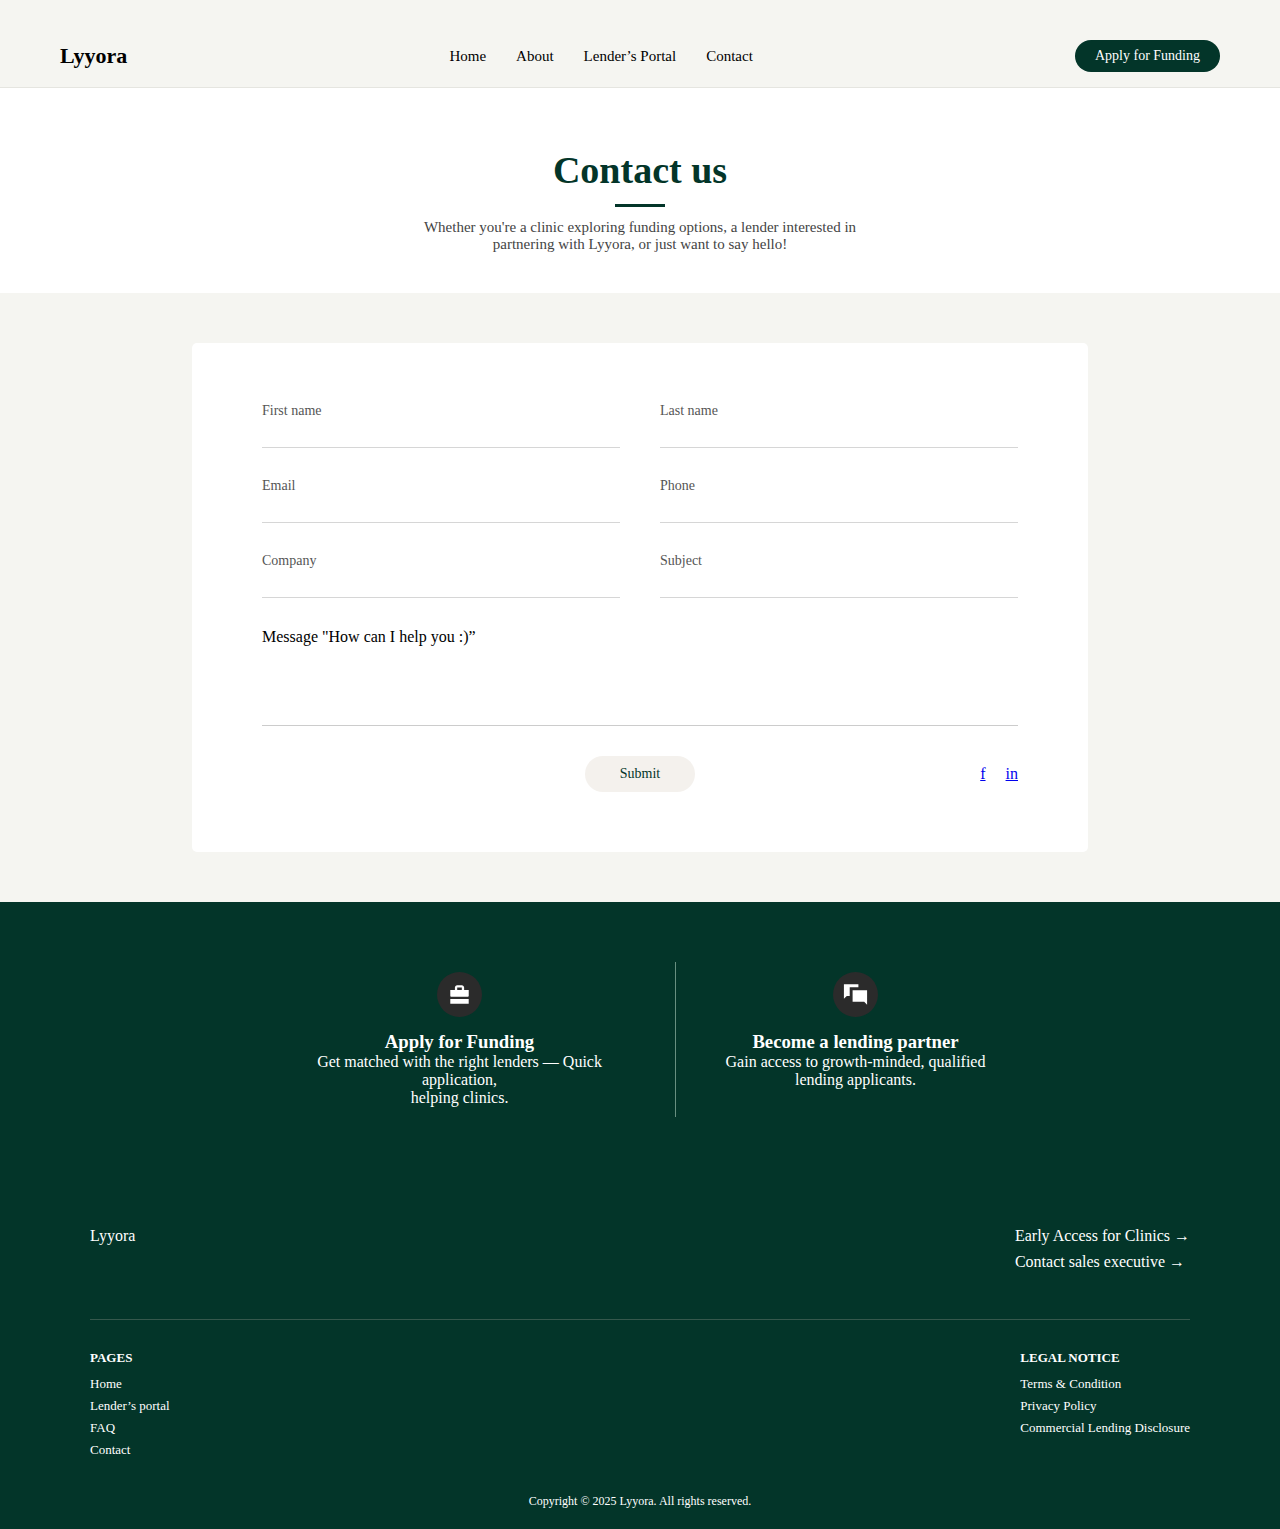
<file: contact.html>
<!DOCTYPE html>
<html lang="en">
<head>
  <meta charset="UTF-8" />
  <meta name="viewport" content="width=device-width, initial-scale=1.0" />
  <title>Lyyora Contact Clone</title>
  <link rel="stylesheet" href="contact.css" />
</head>

<body>

  <!-- NAVBAR -->
  <nav class="navbar">
    <div class="nav-container">

      <div class="logo">Lyyora</div>

      <ul class="nav-links">
        <li><a href="#">Home</a></li>
        <li><a href="#">About</a></li>
        <li><a href="#">Lender’s Portal</a></li>
        <li><a href="#">Contact</a></li>
      </ul>

      <a class="apply-btn" href="#">Apply for Funding</a>

      <div class="menu-toggle">☰</div>
    </div>

    <ul class="mobile-menu">
      <li><a href="#">Home</a></li>
      <li><a href="#">About</a></li>
      <li><a href="#">Lender’s Portal</a></li>
      <li><a href="#">Contact</a></li>
      <li><a class="apply-mobile" href="#">Apply for Funding</a></li>
    </ul>
  </nav>


  <!-- CONTACT TITLE -->
  <section class="contact-section">
    <h2>Contact us</h2>
    <div class="line"></div>
    <p class="subtext">
      Whether you're a clinic exploring funding options, a lender interested in <br>
      partnering with Lyyora, or just want to say hello!
    </p>
  </section>


  <!-- CONTACT FORM BOX -->
  <div class="contact-wrapper">
    <div class="contact-form-box">

      <form>

        <div class="row">
          <div class="field">
            <label>First name</label>
            <input type="text">
          </div>

          <div class="field">
            <label>Last name</label>
            <input type="text">
          </div>
        </div>

        <div class="row">
          <div class="field">
            <label>Email</label>
            <input type="email">
          </div>

          <div class="field">
            <label>Phone</label>
            <input type="text">
          </div>
        </div>

        <div class="row">
          <div class="field">
            <label>Company</label>
            <input type="text">
          </div>

          <div class="field">
            <label>Subject</label>
            <input type="text">
          </div>
        </div>

        <div class="row-full">
          <label>Message "How can I help you :)”</label>
          <textarea></textarea>
        </div>

        <div class="submit-row">
          <button class="submit-btn">Submit</button>

          <div class="social-right">
            <a href="#">f</a>
            <a href="#">in</a>
          </div>
        </div>

      </form>

    </div>
  </div>


  <!-- TWO BOXES -->
  <section class="two-boxes">
    <div class="box">
      <div class="icon"><img src="./123.svg" alt=""></div>
      <h3>Apply for Funding</h3>
      <p>Get matched with the right lenders — Quick application, <br> helping clinics.</p>
    </div>

    <div class="divider"></div>

    <div class="box">
      <div class="icon"><img src="./456.svg" alt=""></div>
      <h3>Become a lending partner</h3>
      <p>Gain access to growth-minded, qualified <br> lending applicants.</p>
    </div>
  </section>


  <!-- FOOTER -->
  <footer class="footer">

    <div class="footer-top">
      <div class="footer-logo">Lyyora</div>

      <div class="footer-links">
        <a href="#">Early Access for Clinics →</a>
        <a href="#">Contact sales executive →</a>
      </div>
    </div>

    <div class="footer-bottom">
      <div class="column">
        <h4>PAGES</h4>
        <a href="#">Home</a>
        <a href="#">Lender’s portal</a>
        <a href="#">FAQ</a>
        <a href="#">Contact</a>
      </div>

      <div class="column">
        <h4>LEGAL NOTICE</h4>
        <a href="#">Terms & Condition</a>
        <a href="#">Privacy Policy</a>
        <a href="#">Commercial Lending Disclosure</a>
      </div>
    </div>

    <p class="copyright">
      Copyright © 2025 Lyyora. All rights reserved.
    </p>

  </footer>



  <script>
    const toggle = document.querySelector(".menu-toggle");
    const mobileMenu = document.querySelector(".mobile-menu");

    toggle.addEventListener("click", () => {
      mobileMenu.classList.toggle("show");
    });

   
  const items = document.querySelectorAll(".fade-up");

  const observer = new IntersectionObserver(entries => {
    entries.forEach(entry => {
      if (entry.isIntersecting) {
        entry.target.classList.add("visible");
      }
    });
  });

  items.forEach(item => observer.observe(item));
</script>



</body>
</html>
</file>
<file: contact.css>
/* RESET */
* {
  margin: 0;
  padding: 0;
  box-sizing: border-box;
  font-family: serif;
}

/* Colors */
:root {
  --darkGreen: #033529;
  --lightGreen: #064e3b;
  --bgLight: #f5f5f1;
}

/* NAVBAR */
.navbar {
  background: var(--bgLight);
  padding-top: 25px;
  border-bottom: 1px solid #e5e5e0;
}

.nav-container {
  max-width: 1200px;
  margin: auto;
  display: flex;
  align-items: center;
  justify-content: space-between;
  padding: 15px 20px;
}

.logo {
  font-weight: bold;
  font-size: 22px;
}

.nav-links {
  display: flex;
  gap: 30px;
  list-style: none;
}

.nav-links li a {
  text-decoration: none;
  color: black;
  font-size: 15px;
  transition: 0.3s;
}

.nav-links li a:hover {
  color: var(--darkGreen);
}

/* Apply Button */
.apply-btn {
  background: var(--darkGreen);
  color: white;
  padding: 8px 20px;
  border-radius: 20px;
  text-decoration: none;
  font-size: 14px;
  transition: 0.3s;
}

.apply-btn:hover {
  background: var(--lightGreen);
}

.menu-toggle {
  display: none;
  font-size: 28px;
  cursor: pointer;
}

/* MOBILE MENU */
.mobile-menu {
  display: none;
  flex-direction: column;
  gap: 20px;
  background: var(--bgLight);
  padding: 20px;
  list-style: none;
}

.mobile-menu a {
  text-decoration: none;
  color: black;
}

.mobile-menu.show {
  display: flex;
}

.apply-mobile {
  padding: 10px 20px;
  background: var(--darkGreen);
  color: white;
  border-radius: 20px;
  text-align: center;
}


/* CONTACT SECTION TITLE */
.contact-section {
  text-align: center;
  padding-top: 60px;
  padding-bottom: 40px;
}

.contact-section h2 {
  font-size: 38px;
  color: var(--darkGreen);
}

.line {
  height: 3px;
  width: 50px;
  background: var(--darkGreen);
  margin: 12px auto;
}

.subtext {
  margin-top: 10px;
  color: #444;
  font-size: 15px;
}


/* CONTACT FORM */
.contact-wrapper {
  width: 100%;
  background: #f5f5f1;
  display: flex;
  justify-content: center;
  padding: 50px 0;
}

.contact-form-box {
  width: 70%;
  background: white;
  padding: 60px 70px;
  border-radius: 5px;
  animation: fadeUp 1s ease forwards;
}

/* Fade Animation */
@keyframes fadeUp {
  from {opacity: 0; transform: translateY(20px);}
  to {opacity: 1; transform: translateY(0);}
}

.row {
  display: flex;
  justify-content: space-between;
  gap: 40px;
  margin-bottom: 30px;
}

.field {
  width: 50%;
  display: flex;
  flex-direction: column;
  font-size: 14px;
}

.field label {
  margin-bottom: 6px;
  color: #555;
}

.field input {
  border: none;
  border-bottom: 1px solid #d6d6d6;
  padding-bottom: 6px;
  outline: none;
  transition: 0.3s;
}

.field input:focus {
  border-bottom: 1px solid var(--darkGreen);
}

.row-full {
  margin-bottom: 30px;
  display: flex;
  flex-direction: column;
}

.row-full textarea {
  border: none;
  border-bottom: 1px solid #ccc;
  height: 80px;
  outline: none;
  resize: none;
  transition: 0.3s;
}

.row-full textarea:focus {
  border-bottom: 1px solid var(--darkGreen);
}


/* SUBMIT + SOCIAL */
.submit-row {
  margin-top: 20px;
  display: flex;
  justify-content: center;
  align-items: center;
  position: relative;
}

.submit-btn {
  background: #f4f1ed;
  border: none;
  padding: 10px 35px;
  border-radius: 50px;
  font-size: 14px;
  color: var(--darkGreen);
  cursor: pointer;
  transition: 0.3s;
}

.submit-btn:hover {
  background: #e9e5df;
}

.social-right {
  position: absolute;
  right: 0;
  display: flex;
  gap: 20px;
}

.social-right img {
  width: 18px;
  transition: 0.3s;
}

.social-right img:hover {
  transform: scale(1.2);
}


/* TWO BOXES */
.two-boxes {
  background: var(--darkGreen);
  color: white;
  display: flex;
  justify-content: center;
  gap: 40px;
  padding: 60px 20px;
}

.box {
  max-width: 350px;
  text-align: center;
  padding: 10px;
  transition: 0.3s;
}

.box:hover {
  transform: translateY(-8px);
}

.box img {
  width: 45px;
  margin-bottom: 10px;
}

.divider {
  width: 1px;
  background: #688f80;
}


/* FOOTER */
.footer {
  background: var(--darkGreen);
  color: white;
  padding: 50px 20px 20px 20px;
}

.footer-top {
  max-width: 1100px;
  margin: auto;
  display: flex;
  justify-content: space-between;
  padding-bottom: 40px;
}

.footer-links a {
  display: block;
  color: white;
  margin-bottom: 8px;
  text-decoration: none;
}

.footer-bottom {
  max-width: 1100px;
  margin: auto;
  display: flex;
  justify-content: space-between;
  padding-top: 30px;
  border-top: 1px solid #35584c;
}

.column h4 {
  margin-bottom: 10px;
  font-size: 13px;
}

.column a {
  display: block;
  color: white;
  text-decoration: none;
  margin-bottom: 6px;
  font-size: 13px;
}

footer p {
  margin-top: 30px;
  text-align: center;
  font-size: 12px;
}


/* RESPONSIVE */
@media (max-width: 850px) {
  .nav-links,
  .apply-btn {
    display: none;
  }

  .menu-toggle {
    display: block;
  }

  .two-boxes {
    flex-direction: column;
    text-align: center;
  }

  .divider {
    display: none;
  }

  .contact-form-box {
    width: 90%;
    padding: 40px;
  }

  .row {
    flex-direction: column;
  }

  .field {
    width: 100%;
  }

  .footer-bottom {
    flex-direction: column;
    gap: 20px;
  }
}
</file>
